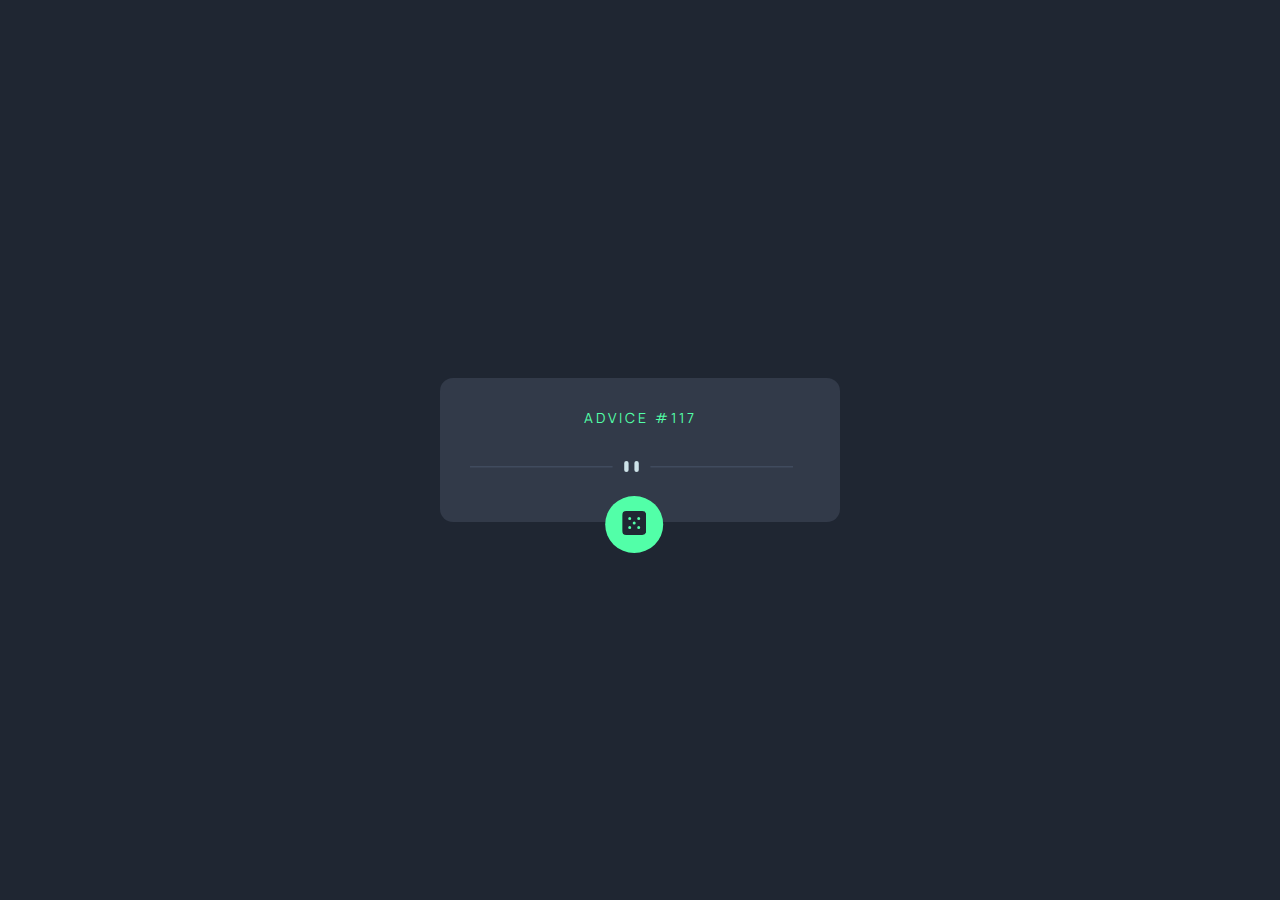
<file: Advice_Generator/index.html>
<!DOCTYPE html>
<html lang="en">
<head>
  <meta charset="UTF-8">
  <meta name="viewport" content="width=device-width, initial-scale=1.0"> 
  <link rel="icon" type="image/png" sizes="32x32" href="./images/favicon-32x32.png">
  <title>Frontend Mentor | Advice generator app</title>
  <script src="/Advice_Generator/app.js" defer></script>
  <link rel="stylesheet" href="/Advice_Generator/style.css" >
</head>
<body>
<div class="card" id="card">
  <p class="title">Advice #<span id="adviceId">117</span></p>
  <div class="advice" id="advicetext">
   
  </div>
  <img src="./images/pattern-divider-desktop.svg"  class="divider">
  <button id="btn" class="btn">
    <img src="./images/icon-dice.svg" alt="">
  </button>
</div>
</body>
</html>
</file>
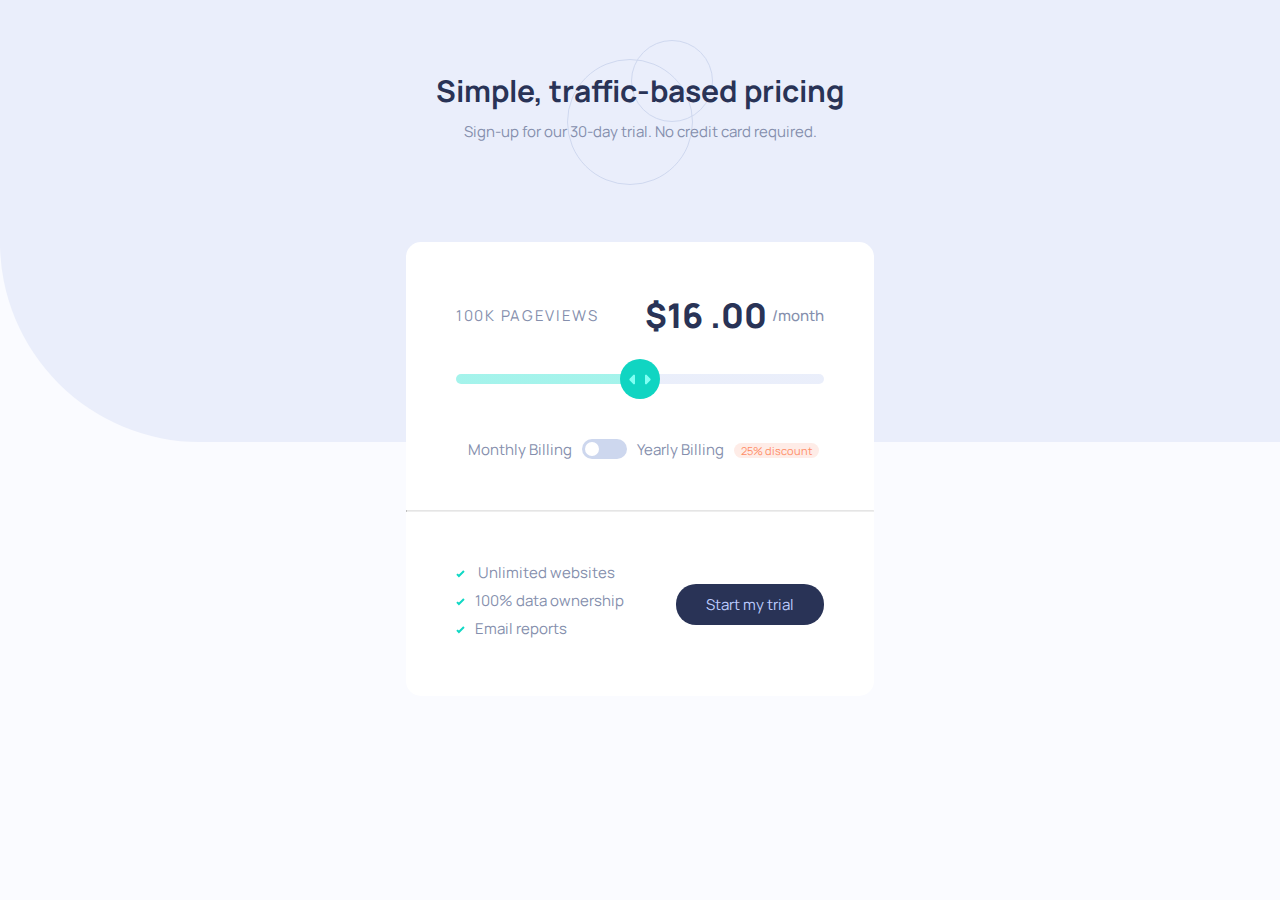
<file: Iteractive_Pricing_Component/index.html>
<!DOCTYPE html>
<html lang="en">
<head>
  <meta charset="UTF-8">
  <meta name="viewport" content="width=device-width, initial-scale=1.0"> <!-- displays site properly based on user's device -->

  <link rel="icon" type="image/png" sizes="32x32" href="./images/favicon-32x32.png">

  <link rel="stylesheet" href="./style.css">
  <script src="./app.js" defer></script>
  
  <title>Frontend Mentor | Interactive pricing component</title>


</head>
<body>


  <div class="title">
    <h1>Simple, traffic-based pricing</h1>
    <p>Sign-up for our 30-day trial. No credit card required. </p>
  </div>
  <div class="container">
    <div class="wrapper">
      <div class="top-content">
        <div class="packages">
          <div class="pv">
            <p><span id="pageView">
              100k
            </span> PAGEVIEWS</p>
          </div>
          <div class="cst">
            <p>$<span id="cost">16</span>
           .00
            </p>
            <p class="time">/month</p>
          </div>
        </div>
        <div class="range-slider">
          <input type="range" id="price-slider" class="range" min="0" max="4" value="2">
        </div>
        <div class="cst cst2">
          <p>$<span id="cost2">16</span>
         .00
          </p>
          <p class="time">/month</p>
        </div>
        <div class="billing">
          <p>Monthly Billing</p>
          <label class="switch">
            <input type="checkbox" name="billing" id="billing">
            <span class="toggle-slider"></span>
          </label>
          <p>Yearly Billing</p>
          <p class="discount">25% discount</p>
          <p class="discount discount-2">25%</p>

        </div>
      </div>
      <hr>
      <div class="footer">
        <ul>
          <li><img src="./images/icon-check.svg" alt=""> Unlimited websites</li>
          <li><img src="./images/icon-check.svg" alt="">100% data ownership</li>
          <li><img src="./images/icon-check.svg" alt="">Email reports</li>
        </ul>
        <a href="#">Start my trial</a>
      </div>
    </div>
  </div>
</body>
</html>
</file>
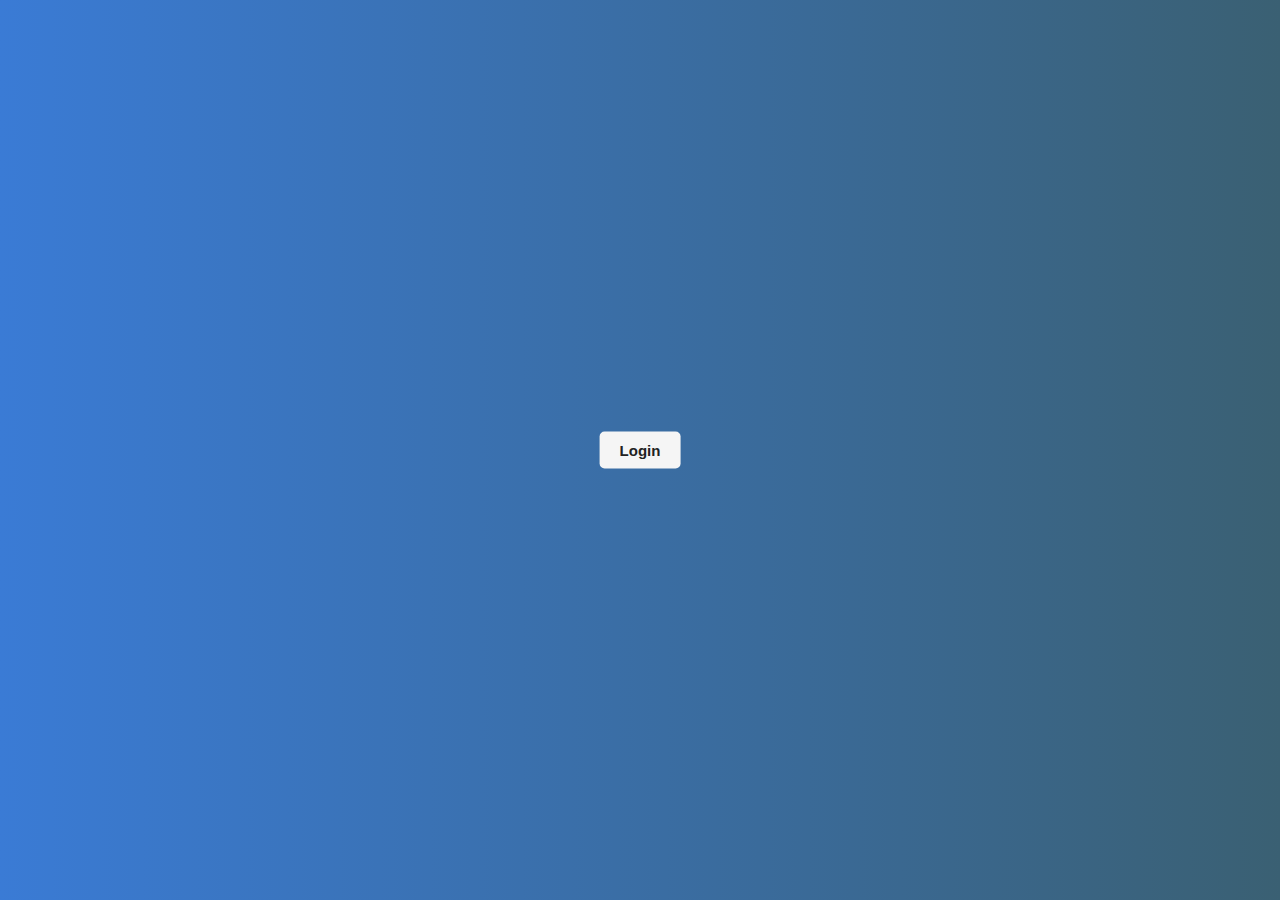
<file: Pop_Up/index.html>
<!DOCTYPE html>
<html lang="en">
<head>
    <meta charset="UTF-8">
    <meta http-equiv="X-UA-Compatible" content="IE=edge">
    <meta name="viewport" content="width=device-width, initial-scale=1.0">
    <title>Pop Up</title>
    <script src="/Pop_Up/main.js" defer></script>
    <link rel="stylesheet" href="/Pop_Up/style.css">
</head>
<body>
    <div class="center">
        <button id="show-login">Login</button>
    </div>
    <div class="popup">
    <div class="close-btn">&times;</div>
    <div class="form">
        <h2>Log in</h2>
        <div class="form-element">
            <label for="email">Email</label>
            <input type="text" id="email" placeholder="Enter email">
        </div>
        <div class="form-element">
            <label for="password">Password</label>
            <input type="password" id="password" placeholder="Enter password">
        </div>
        <div class="form-element">
        <input type="checkbox" id="remember-me">
        <label for="remember-me">Remember me</label>
        </div>
        <div class="form-element">
            <button> Sign in</button>
        </div>
        <div class="form-element">
            <a href="#">Forgot password?</a>
        </div>
    </div>
</div>
</body>
</html>
</file>
<file: Advice_Generator/style.css>
@import url('https://fonts.googleapis.com/css2?family=Clicker+Script&family=Manrope:wght@800&display=swap');

*{
    margin: 0;
    padding: 0;
    box-sizing: border-box;
}

body {
    font-family:'Manrope',sans-serif;
     background:hsl(218, 23%, 16%) ;
     display: flex;
     align-items: center;
     justify-content: center;
     min-height: 100vh
}

.card
{
    background: hsl(217, 19%, 24%);
    max-width: 400px;
    margin:  0 auto;
    text-align: center;
    padding: 30px;
    border-radius:13px;
    position: relative;
}

.title
{
    color:  hsl(150, 100%, 66%);
    text-transform: uppercase;
    font-size: 14px;
    letter-spacing: 3px;
    padding-bottom: 14px;

}
.advice{
    font-size: 18px;
    color: white ;
    letter-spacing: 1.1px;
    margin-bottom: 20px;
}
.divider
{
    width: 95%;
    display: block;
    padding-bottom: 20px;
    margin: o auto;
}
.btn {
    position: absolute;
    left: 50%;
    bottom: -31px;
    transform: translateX(-60%);
    background: hsl(150, 100%, 66%);
    border: none;
    padding: 15px 17px;
    border-radius: 50%;
    cursor: pointer;
}
.btn:hover{
 
    box-shadow: 0px 0px 30px hsl(150, 100%, 66%);
}

@media only screen and (max-width: 425px)
{
    .card{
        margin: 0 12px;
        padding: 20px;
    }
}
</file>
<file: Iteractive_Pricing_Component/style.css>
@import url('https://fonts.googleapis.com/css2?family=Clicker+Script&family=Manrope:wght@600;800&display=swap');

*{
    margin: 0;
    padding: 0;
    /* box-sizing: border-box; */
}

body{
    font-family: 'Manrope',sans-serif;
    background: hsl(230, 100%, 99%);
    font-size: 15px;
    color: hsl(225, 20%, 60%);
}

.container
{
    max-width: 500px;
    margin: 0 auto;
}
.wrapper
{
    background-color: white;
    margin: 1rem;
    border-radius: 15px;
    margin-top:-200px; 
}
.title{
    text-align: center;
    padding: 70px 30px 300px;
    background-color:  hsl(224, 65%, 95%);
    border-bottom-left-radius: 200px;
    background-image:url(./images/pattern-circles.svg) ;
    background-repeat: no-repeat;
    background-position: center 40px;
}

.title h1{
    color: hsl(227, 35%, 25%) ;
    margin-bottom: 10px;
}

.top-content,
.footer
{
padding: 50px;
}

.packages
{
    display: flex;
    justify-content: space-between;
    align-items: center;
    margin-bottom: 30px;
}
.packages .pv p{
    text-transform: uppercase;
    letter-spacing: 1.7px;
}

.cst{
    display: flex;
    align-items: center;
}
.cst p{
    color: hsl(227, 35%, 25%);
    font-size: 34px;
    font-weight: 800;
}
.cst p.time{
    font-size: 15px;
    font-weight: 500;
    margin-left: 5px;
    color: hsl(225, 20%, 60%);
}

input#price-slider{
    width: 100%;
    -webkit-appearance: none;
    /* -moz-appearance: none; */
    border-radius: 5px;
    height: 10px;
    background: linear-gradient(to right,
    hsl(174, 77%, 80%) 0%,
    hsl(174, 77%, 80%) 50%,
    hsl(224, 65%, 95%)0%,
    hsl(224, 65%, 95%) 100%);
}
input#price-slider::-webkit-slider-thumb{
-webkit-appearance: none;
height: 40px;
width: 40px;
border-radius: 50%;
background-color:hsl(174, 86%, 45%) ;
background-image: url(./images/icon-slider.svg);
background-repeat: no-repeat;
background-position: center;
cursor: pointer;
} 

input#price-slider::-webkit-slider-thumb:hover{
    background-color: hsl(174, 77%, 80%) ;
    box-shadow: 0px 7px 10px 4px rgba(16,213,194,0.2);
    cursor: pointer;
}

.billing{
    text-align: center;
    margin-top: 50px;
}
.billing p{
    display: inline-block;
    padding: 0 7px;
}
.billing p.discount
{
     color: hsl(15, 100%, 70%);
     background-color: hsl(14, 92%, 95%);
     font-size: 11px;
     border-radius:10px ;
}
.switch input{
    opacity: 0;
    
}

.switch{
    display: inline-block;
    width: 45px;
    height: 20px;
    position: relative;
}
.toggle-slider
{
    position: absolute;
    background-color: hsl(223, 50%, 87%);
    top :0;
    bottom: 0;
    left: 0;
    right: 0;
    border-radius: 25px;
    transition: all .2s;
    cursor: pointer;
}
.toggle-slider:hover{
    background-color: hsl(174,86%,45%);
}
.toggle-slider::before{
    content: '';
    position: absolute;
    background-color: #fff;
    height: 14px;
    width: 14px;
    border-radius: 50%;
    left: 3px;
    top: 3px;
    transition: all .4sec ease-in-out;
}
.switch input:checked+.toggle-slider::before{  
    transform: translateX(25px);
}
/*checked means when we click on the slider perform the following operation */

.footer{
    display: flex;
    justify-content: space-between;
    align-items: center;

}
.footer a{
    color: hsl(226, 100%, 87%);
    background-color: hsl(227, 35%, 25%);
    text-decoration: none;
    padding: 10px 30px;
    border-radius: 20px;
}
.footer a:hover{
    color:#fff ;
}
.footer ul{
    list-style: none;
}
.footer li{
    margin-bottom: 7px;
}
.footer li img{
    padding-right: 10px;
}
hr{
    border-top: 1px solid rgba(0,0,0,0.1);
}

.cst2
{
    display: none;
}

p.discount-2{
    display: none;
}
@media only screen and (max-width:425px){
    body{
        font-size:  12px;
    }
    .cst{
        display: none;
    }
    .cst2{
        display: flex;
        justify-content: center;
        padding-top: 40px
    }
    .packages{
        flex-direction: column;
    }
    p.discount{
        display: none;
    }
    p.discount-2{
        display: inline-block;
    }
    .top-content,
    .footer{
        padding: 30px;
    }
    .footer{
    
        flex-direction: column;
        text-align: center;
    }
    .footer a{
        margin-top: 20px
    }

}
</file>
<file: Pop_Up/style.css>
*{
    margin: 0;
    padding: 0;
    box-sizing: border-box;
}

body{
    background: linear-gradient(to right,#3a7bd5,#3a6073);
    font-family: "Raleway",sans-serif;
    height: 100vh;
}

.center
{
    position: absolute;
    top: 50%;
    left: 50%;
    transform: translate(-50%,-50%);
}

.center button
{
    padding: 10px 20px;
    font-size: 15px;
    font-weight: 600;
    color: #222;
    background:#f5f5f5;
    border: none;
    outline: none;
    cursor: pointer;
    border-radius: 5px;
}
.popup{
    position: absolute;
    top: -150%;
    left: 50%;
    opacity: 0;
    transform: translate(-50%,-50%) scale(1.25);
    width: 380px;
    padding: 20px 30px;
    background: #fff;
    box-shadow: 2px 2px 5px 5px rgba(0,0,0,0,0.15);
    border-radius: 10px;
    transition: top 0ms ease-in-out 200ms,
                 opacity 200ms ease-in-out 0ms,
                 transform 20ms ease-in-out 0ms;

}
.popup.active {
    top: 50%;
    opacity: 1;
    transform: translate(-50%,-50%) scale(1);
    transition: top 0ms ease-in-out 0ms,
                 opacity 200ms ease-in-out 0ms,
                 transform 20ms ease-in-out 0ms;
}
.popup .close-btn{
    position: absolute;
    top:10px;
    right: 10px;
    width: 15px;
    height: 15px;
    background:#888 ;
    color: #eee;
    text-align: center;
    line-height: 15px;
    cursor: pointer;
    border-radius: 15px;

}
.popup .form h2
{
    text-align: center;
    color: #222;
    margin: 10px 0px 20px;
    font-size: 25px;

}
.popup .form .form-element
{
    margin: 15px 0px;
}
.popup .form .form-element label
{
    font-size: 14px;
    color: #222;
}

.popup .form .form-element input[type="text"],
.popup .form .form-element input[type="password"]
{
margin-top: 5px;
display: block;
width: 100%;
padding: 10px;
outline: none;
border: 1px solid #aaa;
border-radius: 5px;

}
.popup .form .form-element input[type="checkbox"]
{
    margin-right: 5px;
}

.popup .form .form-element button
{
   width:100%;
   height: 40px; 
   border: none;
   font-size: 15px;
   background-color: rgb(34, 34, 34);
   color: #f5f5f5;
   border-radius: 10px;
   cursor: pointer;

}

.popup .form .form-element a {
    display: block;
    text-align: right;;
    font-size: 15px;
    color: #1a79ca;
    text-decoration: none;
    font-weight: 600 ;
}
</file>
